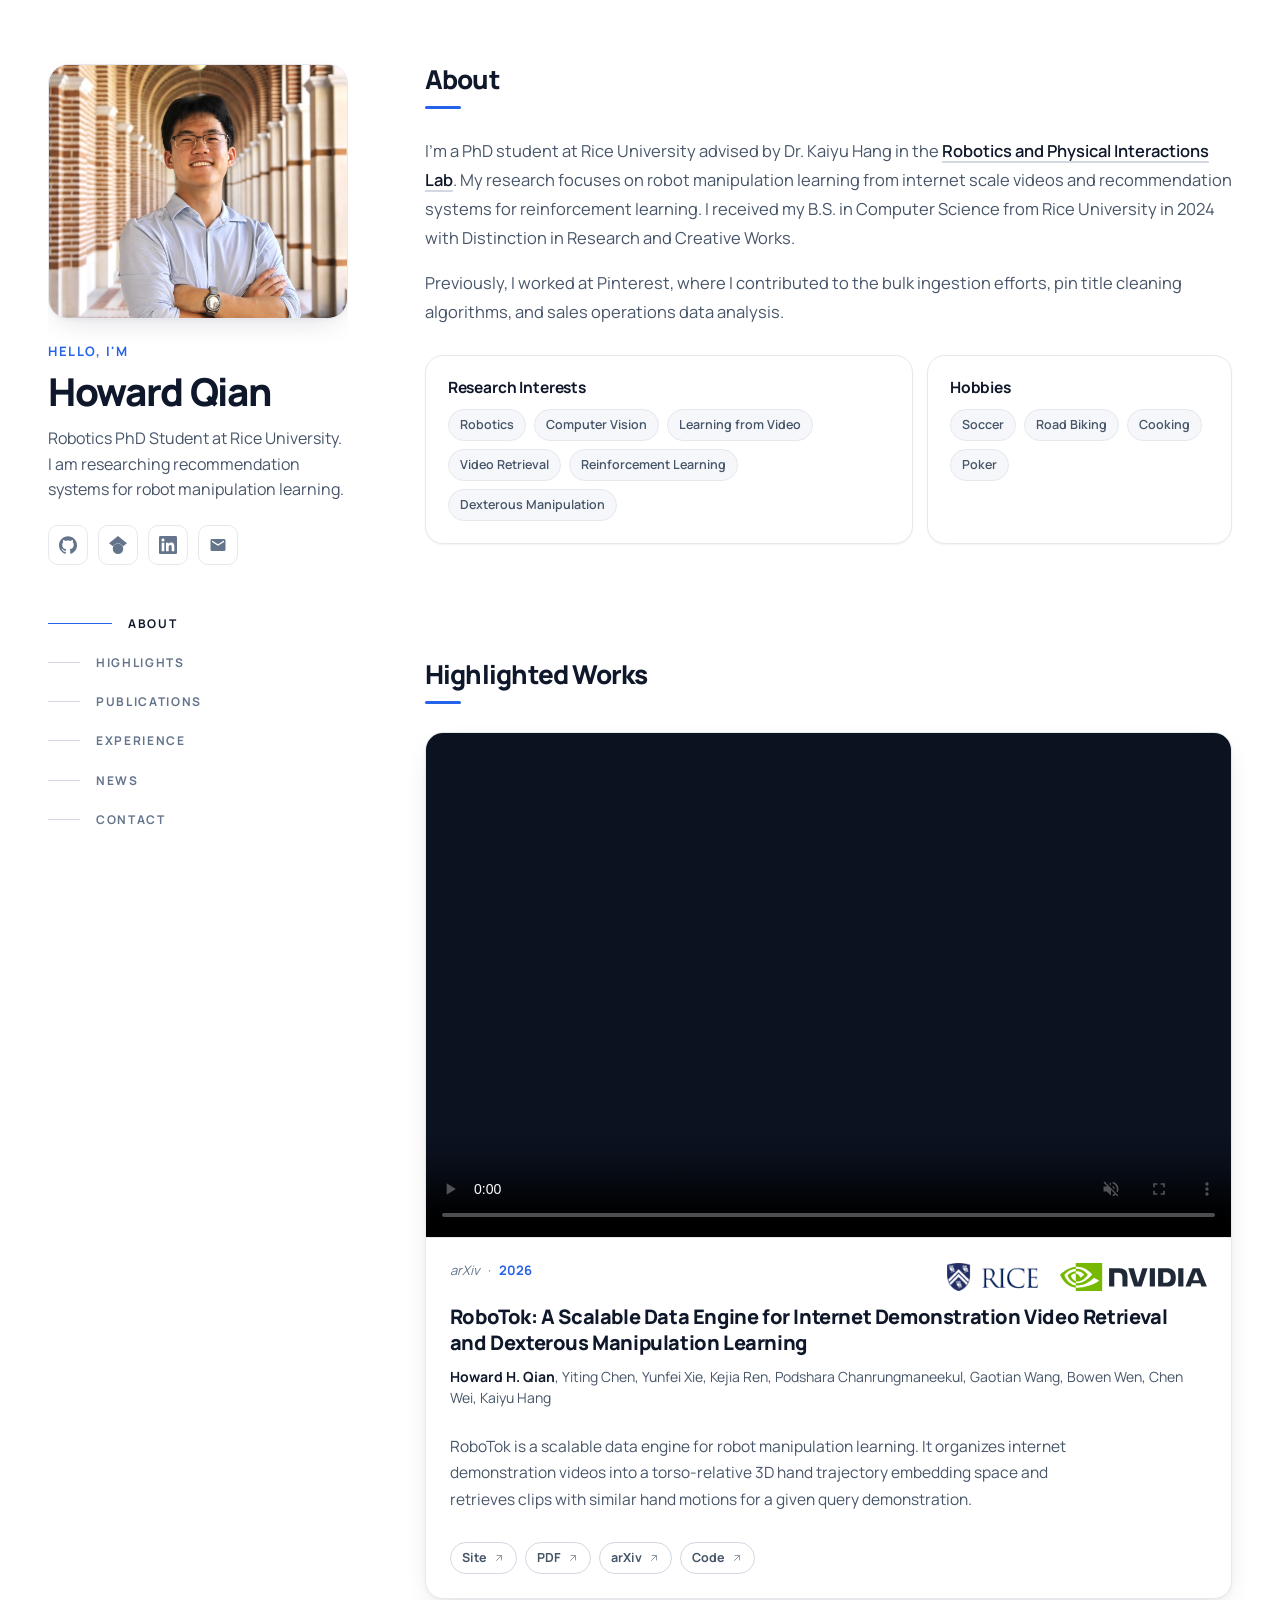
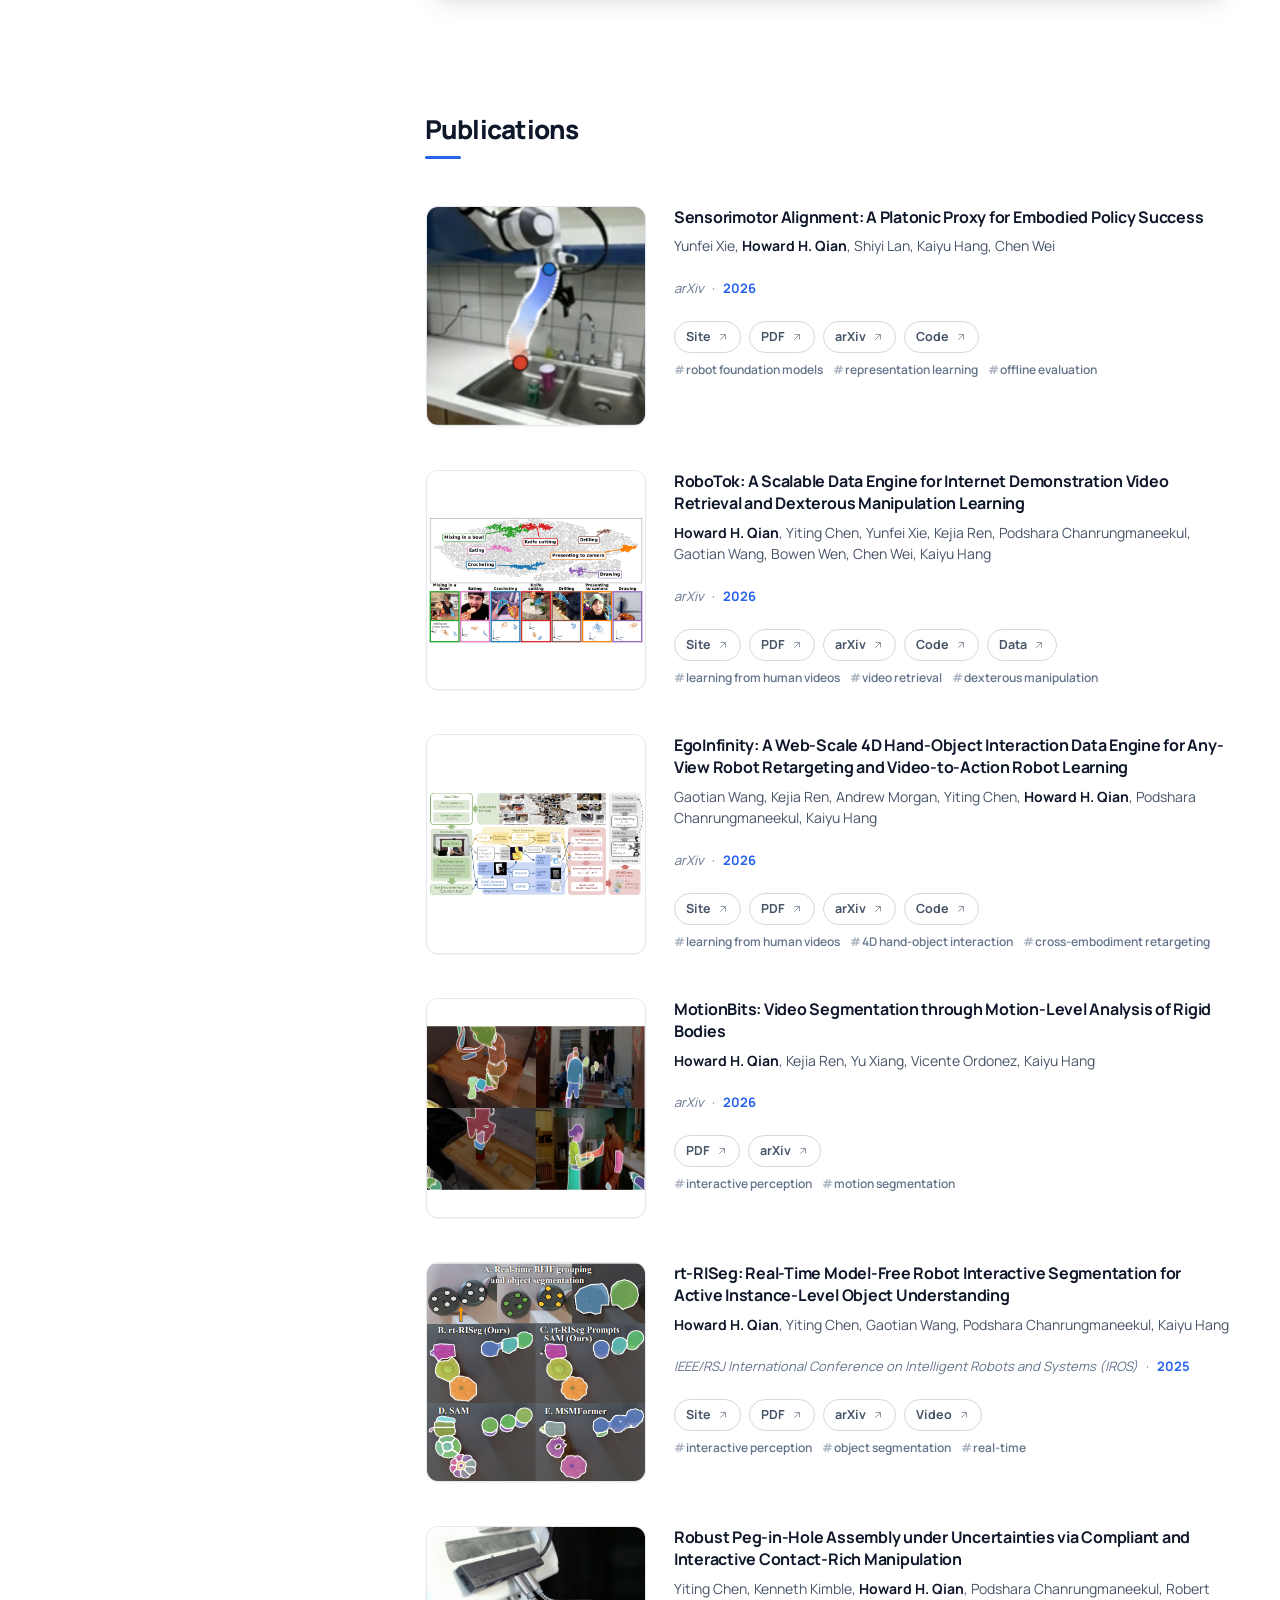
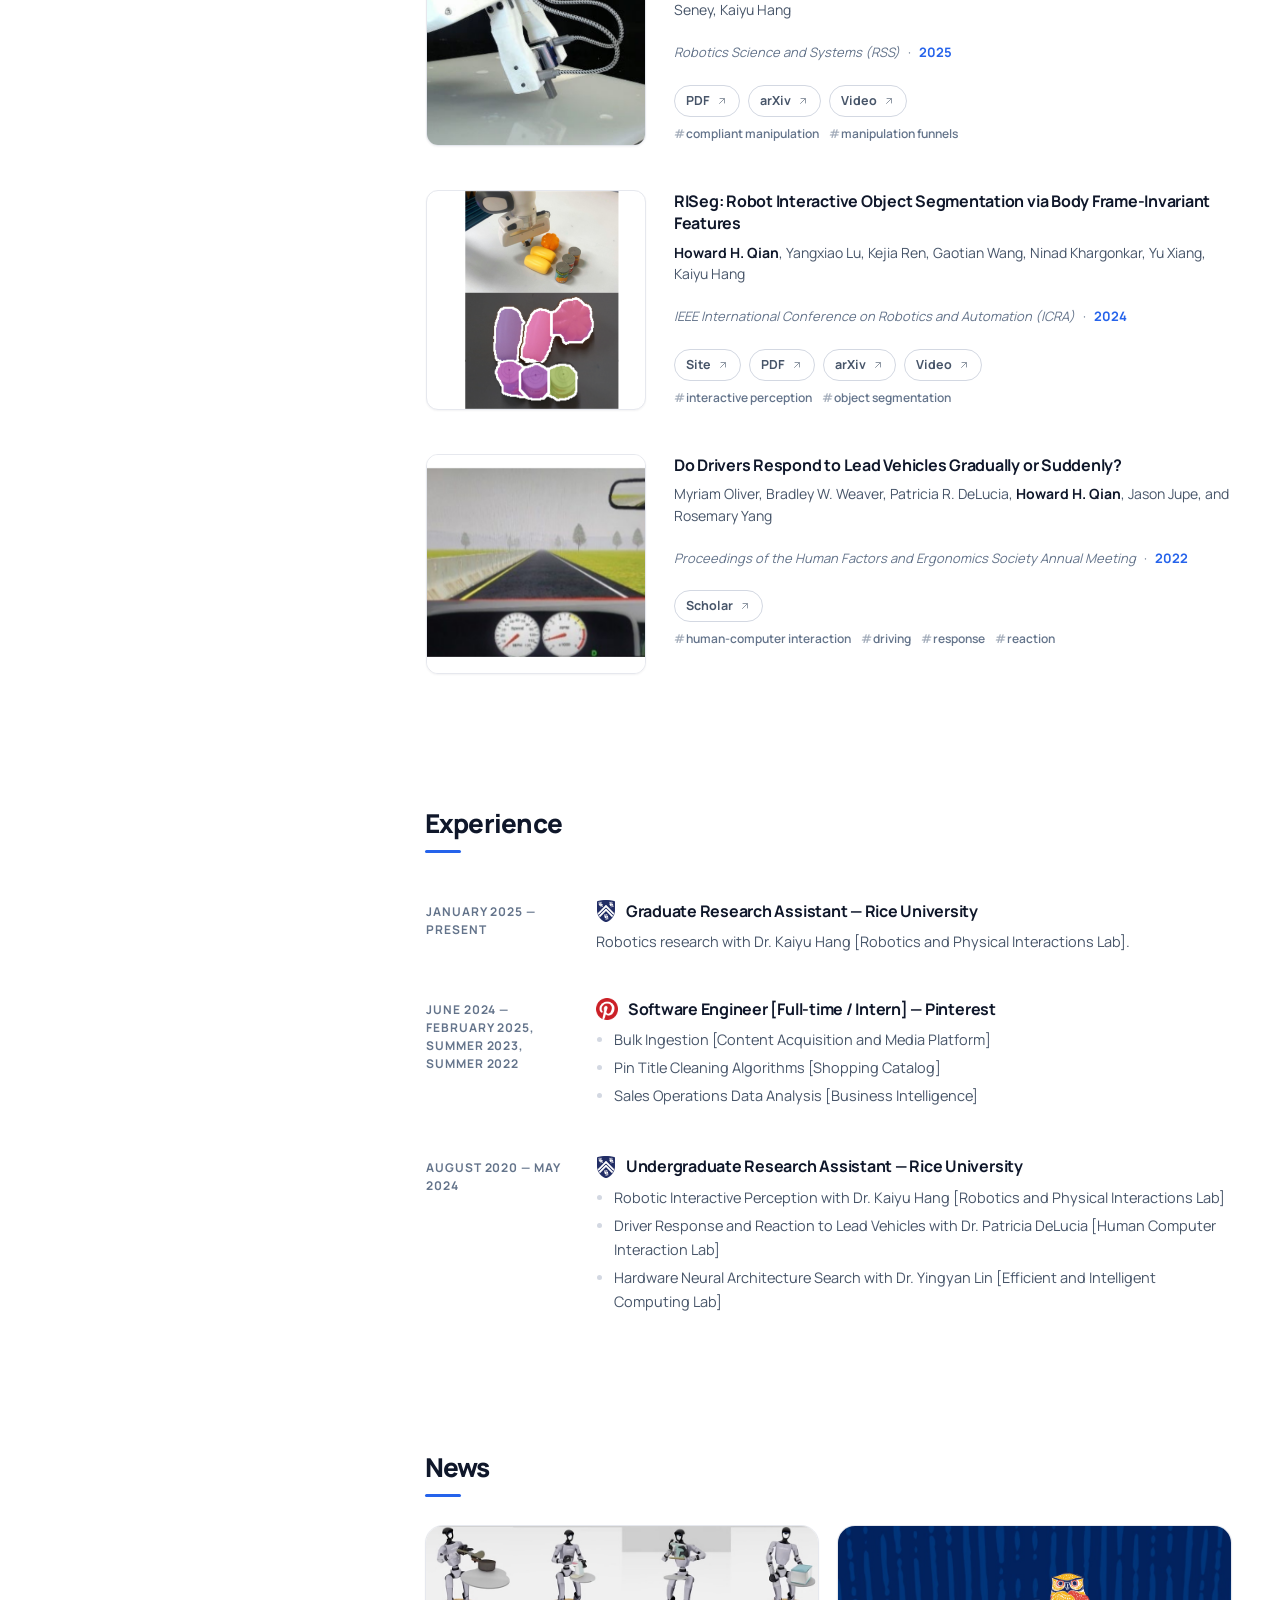
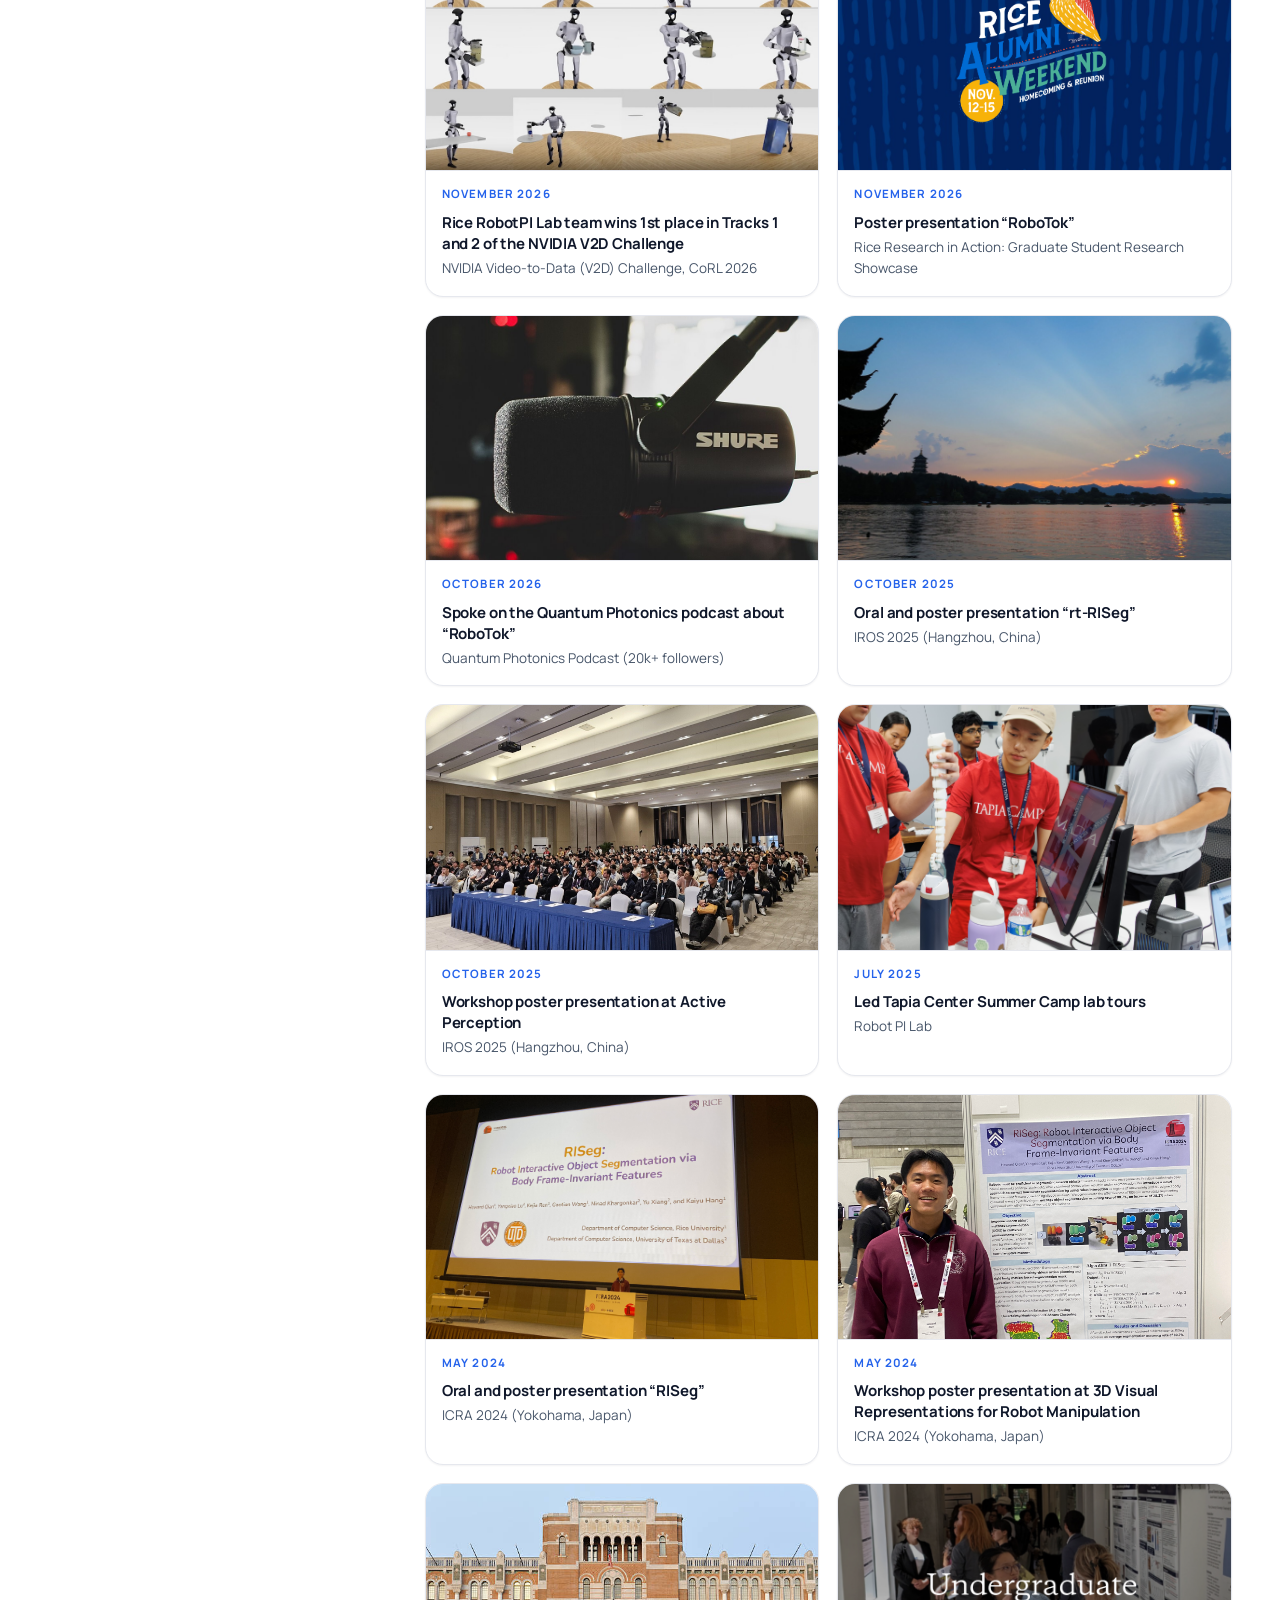
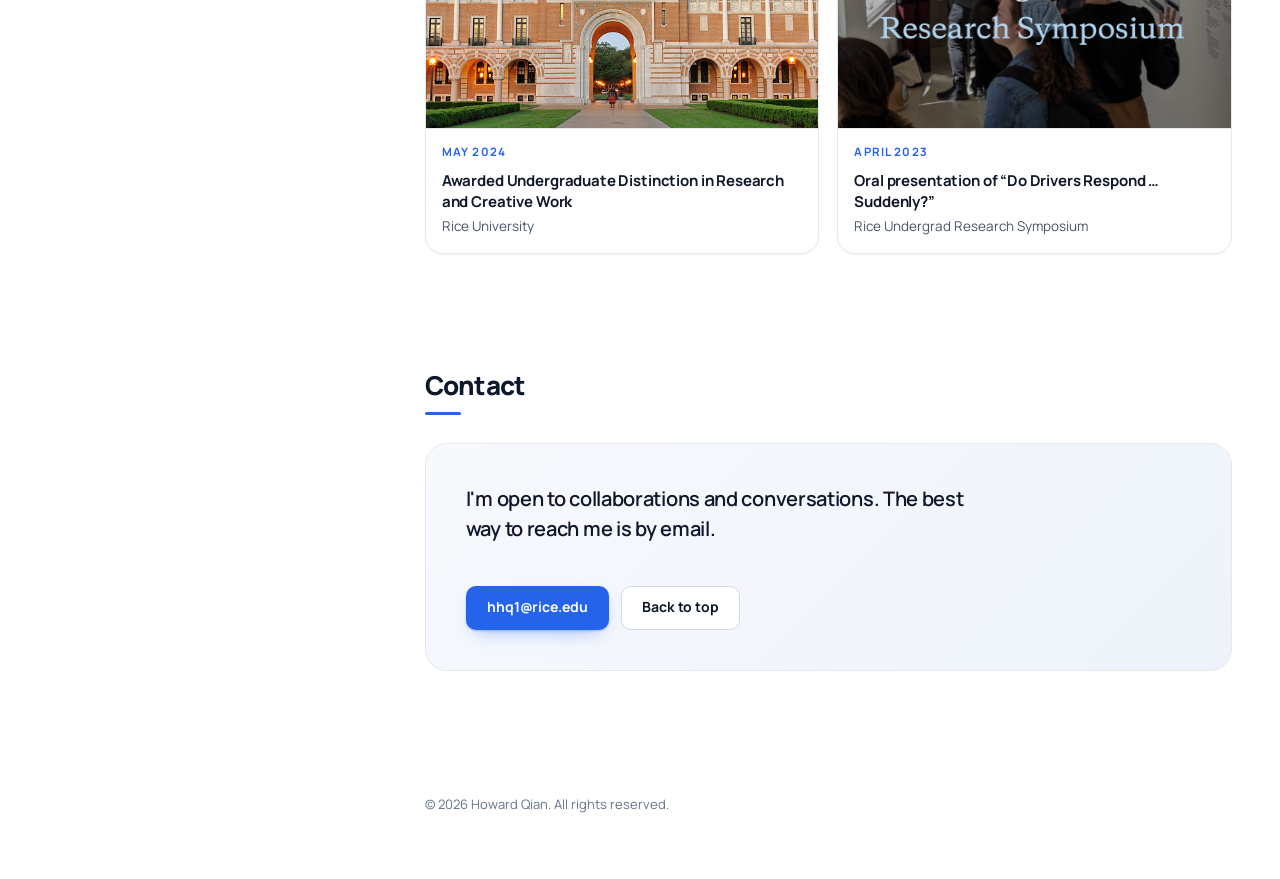
<file: index.html>
<!doctype html>
<html lang="en">
  <head>
    <meta charset="utf-8" />
    <meta name="viewport" content="width=device-width, initial-scale=1" />
    <title>Howard Qian | Robotics PhD Student at Rice University</title>
    <meta name="description" content="Howard Qian is a Robotics PhD student at Rice University, specializing in robot learning from internet scale videos, motion-based interacive perception, and digital twins. Explore his research, publications, and projects." />
    <meta name="theme-color" content="#ffffff" />

    <!-- Open Graph / Twitter -->
    <meta property="og:title" content="Howard Qian" />
    <meta property="og:description" content="Robotics PhD at Rice · Robot learning from internet scale videos · Interactive perception · Motion-based segmentation." />
    <meta property="og:type" content="website" />
    <meta property="og:url" content="https://howardqian201.github.io/" />
    <meta property="og:image" content="https://howardqian201.github.io/assets/profile-2026.jpg" />
    <meta name="twitter:card" content="summary_large_image" />

    <link rel="icon" href="assets/favicon.svg" type="image/svg+xml" />
    <link rel="preconnect" href="https://fonts.googleapis.com" />
    <link rel="preconnect" href="https://fonts.gstatic.com" crossorigin />
    <link href="https://fonts.googleapis.com/css2?family=Manrope:wght@400;500;600;700;800&display=swap" rel="stylesheet" />
    <link rel="stylesheet" href="assets/styles.css" />

    <script type="application/ld+json">
      {
        "@context": "https://schema.org",
        "@type": "Person",
        "name": "Howard Qian",
        "url": "https://howardqian201.github.io/",
        "image": "https://howardqian201.github.io/assets/profile-2026.jpg",
        "jobTitle": "PhD Student",
        "worksFor": {
          "@type": "Organization",
          "name": "Rice University"
        },
        "alumniOf": {
          "@type": "EducationalOrganization",
          "name": "Rice University"
        },
        "email": "hhq1@rice.edu",
        "sameAs": [
          "https://github.com/HowardQian201",
          "https://scholar.google.com/citations?user=HGDD6vcAAAAJ&hl=en&oi=ao",
          "https://www.linkedin.com/in/howard-qian"
        ]
      }
    </script>
  </head>
  <body>
    <a class="skip-link" href="#content">Skip to content</a>

    <div class="layout" id="top">
      <aside class="sidebar">
        <div class="intro">
          <div class="portrait">
            <img src="assets/profile-2026.jpg" alt="Howard Qian profile photo" width="339" height="288" />
          </div>
          <p class="eyebrow">Hello, I'm</p>
          <h1 class="display">Howard Qian</h1>
          <p class="lede">Robotics PhD Student at Rice University. I am researching recommendation systems for robot manipulation learning.</p>
          <div class="social" aria-label="Profiles">
            <a class="icon-btn" aria-label="GitHub" href="https://github.com/HowardQian201" target="_blank" rel="noopener">
              <svg viewBox="0 0 24 24" width="18" height="18" aria-hidden="true"><path fill="currentColor" d="M12 .297c-6.63 0-12 5.373-12 12 0 5.303 3.438 9.8 8.205 11.385.6.113.82-.258.82-.577 0-.285-.01-1.04-.015-2.04-3.338.724-4.042-1.61-4.042-1.61C4.422 18.07 3.633 17.7 3.633 17.7c-1.087-.744.084-.729.084-.729 1.205.084 1.838 1.236 1.838 1.236 1.07 1.835 2.809 1.305 3.495.998.108-.776.417-1.305.76-1.605-2.665-.3-5.466-1.332-5.466-5.93 0-1.31.465-2.38 1.235-3.22-.135-.303-.54-1.523.105-3.176 0 0 1.005-.322 3.3 1.23.96-.267 1.98-.399 3-.405 1.02.006 2.04.138 3 .405 2.28-1.552 3.285-1.23 3.285-1.23.645 1.653.24 2.873.12 3.176.765.84 1.23 1.91 1.23 3.22 0 4.61-2.805 5.625-5.475 5.92.42.36.81 1.096.81 2.22 0 1.606-.015 2.896-.015 3.286 0 .315.21.69.825.57C20.565 22.092 24 17.592 24 12.297c0-6.627-5.373-12-12-12"/></svg>
            </a>
            <a class="icon-btn" aria-label="Google Scholar" href="https://scholar.google.com/citations?user=HGDD6vcAAAAJ&hl=en&oi=ao" target="_blank" rel="noopener">
              <svg viewBox="0 0 24 24" width="18" height="18" aria-hidden="true"><path fill="currentColor" d="M5.242 13.769 0 9.5 12 0l12 9.5-5.242 4.269C17.548 11.249 14.978 9.5 12 9.5c-2.977 0-5.548 1.748-6.758 4.269zM12 10a7 7 0 1 0 0 14 7 7 0 0 0 0-14z"/></svg>
            </a>
            <a class="icon-btn" aria-label="LinkedIn" href="https://www.linkedin.com/in/howard-qian" target="_blank" rel="noopener">
              <svg viewBox="0 0 24 24" width="18" height="18" aria-hidden="true"><path fill="currentColor" d="M20.447 20.452h-3.554v-5.569c0-1.328-.027-3.037-1.852-3.037-1.853 0-2.136 1.445-2.136 2.939v5.667H9.351V9h3.414v1.561h.046c.477-.9 1.637-1.85 3.37-1.85 3.601 0 4.267 2.37 4.267 5.455v6.286zM5.337 7.433c-1.144 0-2.063-.926-2.063-2.065 0-1.138.92-2.063 2.063-2.063 1.14 0 2.064.925 2.064 2.063 0 1.139-.925 2.065-2.064 2.065zm1.782 13.019H3.555V9h3.564v11.452zM22.225 0H1.771C.792 0 0 .774 0 1.729v20.542C0 23.227.792 24 1.771 24h20.451C23.2 24 24 23.227 24 22.271V1.729C24 .774 23.2 0 22.222 0h.003z"/></svg>
            </a>
            <a class="icon-btn" aria-label="Email" href="mailto:hhq1@rice.edu" target="_blank" rel="noopener">
              <svg viewBox="0 0 24 24" width="18" height="18" aria-hidden="true"><path fill="currentColor" d="M20 4H4c-1.1 0-1.99.9-1.99 2L2 18c0 1.1.9 2 2 2h16c1.1 0 2-.9 2-2V6c0-1.1-.9-2-2-2zm0 4-8 5-8-5V6l8 5 8-5v2z"/></svg>
            </a>
          </div>
        </div>

        <nav class="side-nav" data-nav aria-label="Primary">
          <a href="#about"><span class="nav-line" aria-hidden="true"></span><span>About</span></a>
          <a href="#highlights"><span class="nav-line" aria-hidden="true"></span><span>Highlights</span></a>
          <a href="#publications"><span class="nav-line" aria-hidden="true"></span><span>Publications</span></a>
          <a href="#experience"><span class="nav-line" aria-hidden="true"></span><span>Experience</span></a>
          <a href="#gallery"><span class="nav-line" aria-hidden="true"></span><span>News</span></a>
          <a href="#contact"><span class="nav-line" aria-hidden="true"></span><span>Contact</span></a>
        </nav>
      </aside>

      <main id="content">
        <!-- About -->
        <section id="about" class="section" aria-label="About">
          <h2 class="section-title">About</h2>
          <div class="prose">
            <p>
              I'm a PhD student at Rice University advised by Dr. Kaiyu Hang in the
              <a href="https://robotpilab.github.io/" target="_blank" rel="noopener">Robotics and Physical Interactions Lab</a>.
              My research focuses on robot manipulation learning from internet scale videos and recommendation systems for reinforcement learning.
              I received my B.S. in Computer Science from Rice University in 2024 with Distinction in Research and Creative Works.
            </p>
            <p>
              Previously, I worked at Pinterest, where I contributed to the bulk ingestion efforts,
              pin title cleaning algorithms, and sales operations data analysis.
            </p>
          </div>
          <div class="about-cards">
            <div class="card">
              <h3 class="card-title">Research Interests</h3>
              <ul class="tags">
                <li>Robotics</li><li>Computer Vision</li><li>Learning from Video</li><li>Video Retrieval</li><li>Reinforcement Learning</li><li>Dexterous Manipulation</li>
              </ul>
            </div>
            <div class="card">
              <h3 class="card-title">Hobbies</h3>
              <ul class="tags">
                <li>Soccer</li>
                <li>Road Biking</li>
                <li>Cooking</li>
                <li>Poker</li>
              </ul>
            </div>
          </div>
        </section>

        <!-- Highlighted Works -->
        <section id="highlights" class="section" aria-label="Highlighted Works">
          <h2 class="section-title">Highlighted Works</h2>
          <div id="highlight-list" class="highlight-list">
            <!-- Populated by script.js from data/highlights.json -->
          </div>
        </section>

        <!-- Publications -->
        <section id="publications" class="section" aria-label="Publications">
          <h2 class="section-title">Publications</h2>
          <div id="pub-list" class="pub-list">
            <!-- Populated by script.js from data/publications.json -->
          </div>
        </section>

        <!-- Experience -->
        <section id="experience" class="section" aria-label="Experience">
          <h2 class="section-title">Experience</h2>
          <ol class="timeline">
            <li class="tl-item">
              <div class="tl-time">January 2025 — Present</div>
              <div class="tl-content">
                <h3 class="tl-title"><img class="org-icon org-rice" src="assets/Rice_Shield_280_Blue.png" alt="" aria-hidden="true" /><span>Graduate Research Assistant — Rice University</span></h3>
                <p>Robotics research with Dr. Kaiyu Hang [Robotics and Physical Interactions Lab].</p>
              </div>
            </li>
            <li class="tl-item">
              <div class="tl-time">June 2024 — February 2025, Summer 2023, Summer 2022</div>
              <div class="tl-content">
                <h3 class="tl-title"><img class="org-icon" src="assets/71633_pinterest_favicon_icon.png" alt="" aria-hidden="true" /><span>Software Engineer [Full-time / Intern] — Pinterest</span></h3>
                <ul class="bullets">
                  <li>Bulk Ingestion [Content Acquisition and Media Platform]</li>
                  <li>Pin Title Cleaning Algorithms [Shopping Catalog]</li>
                  <li>Sales Operations Data Analysis [Business Intelligence]</li>
                </ul>
              </div>
            </li>
            <li class="tl-item">
              <div class="tl-time">August 2020 — May 2024</div>
              <div class="tl-content">
                <h3 class="tl-title"><img class="org-icon org-rice" src="assets/Rice_Shield_280_Blue.png" alt="" aria-hidden="true" /><span>Undergraduate Research Assistant — Rice University</span></h3>
                <ul class="bullets">
                  <li>Robotic Interactive Perception with Dr. Kaiyu Hang [Robotics and Physical Interactions Lab]</li>
                  <li>Driver Response and Reaction to Lead Vehicles with Dr. Patricia DeLucia [Human Computer Interaction Lab]</li>
                  <li>Hardware Neural Architecture Search with Dr. Yingyan Lin [Efficient and Intelligent Computing Lab]</li>
                </ul>
              </div>
            </li>
          </ol>
        </section>

        <!-- News -->
        <section id="gallery" class="section" aria-label="News">
          <h2 class="section-title">News</h2>
          <div id="gallery-grid" class="news-grid">
            <!-- Populated by script.js from data/news.json -->
          </div>
        </section>

        <!-- Contact -->
        <section id="contact" class="section" aria-label="Contact">
          <h2 class="section-title">Contact</h2>
          <div class="contact-panel">
            <p class="contact-copy">I'm open to collaborations and conversations. The best way to reach me is by email.</p>
            <div class="cta">
              <a class="btn btn-primary" href="mailto:hhq1@rice.edu">hhq1@rice.edu</a>
              <a class="btn btn-secondary" href="#top">Back to top</a>
            </div>
          </div>
        </section>

        <footer class="site-footer">
          <p>© <span id="year"></span> Howard Qian. All rights reserved.</p>
        </footer>
      </main>
    </div>

    <script src="assets/script.js"></script>
  </body>
</html>
</file>
<file: assets/styles.css>
/* ==========================================================================
   Meridian — light, product-grade layout with a sticky sidebar
   White surfaces, soft shadows, a single blue accent, Manrope throughout.
   ========================================================================== */

:root {
  --bg: #ffffff;
  --bg-soft: #f5f7fa;
  --surface: #ffffff;
  --border: #e6e8ee;
  --border-strong: #d3d8e2;
  --text: #0f172a;
  --text-2: #475569;
  --text-3: #64748b;
  --accent: #2563eb;
  --accent-strong: #1d4ed8;
  --accent-soft: #eaf1ff;
  --shadow-sm: 0 1px 2px rgba(15, 23, 42, 0.05);
  --shadow-md: 0 10px 30px -12px rgba(15, 23, 42, 0.18), 0 2px 6px -2px rgba(15, 23, 42, 0.06);

  --font: 'Manrope', system-ui, -apple-system, 'Segoe UI', Roboto, Helvetica, Arial, sans-serif;
  --gutter: clamp(16px, 4vw, 48px);
  --radius: 14px;
  --radius-lg: 18px;
  --ease: cubic-bezier(0.2, 0.7, 0.2, 1);
  color-scheme: light;
}

/* ------------------------------------------------------------------ base */
*, *::before, *::after { box-sizing: border-box; }
html { scroll-behavior: smooth; scroll-padding-top: 88px; -webkit-text-size-adjust: 100%; }
body {
  margin: 0;
  font-family: var(--font);
  font-size: 16px;
  line-height: 1.6;
  color: var(--text);
  background: var(--bg);
  -webkit-font-smoothing: antialiased;
  text-rendering: optimizeLegibility;
}
img { max-width: 100%; display: block; }
a { color: var(--accent); text-decoration: none; }
a:hover { color: var(--accent-strong); }
p { margin: 0 0 1em; }
p:last-child { margin-bottom: 0; }
h1, h2, h3 { margin: 0; font-weight: 700; letter-spacing: -0.02em; line-height: 1.2; }
ul, ol { margin: 0; padding: 0; }
:focus-visible { outline: 2px solid var(--accent); outline-offset: 3px; border-radius: 4px; }

.skip-link { position: absolute; left: -9999px; top: 12px; z-index: 1000; padding: 8px 12px; background: #fff; color: var(--text); border: 1px solid var(--border-strong); border-radius: 8px; }
.skip-link:focus { left: 16px; }

/* --------------------------------------------------------------- layout */
.layout {
  display: grid;
  grid-template-columns: minmax(250px, 300px) minmax(0, 1fr);
  gap: clamp(40px, 6vw, 88px);
  width: min(1280px, 100%);
  margin-inline: auto;
  padding-inline: var(--gutter);
}
.sidebar {
  --sidebar-fixed: 632px; /* approx. height of everything in the sidebar except the portrait */
  position: sticky; top: 0;
  height: 100vh; height: 100dvh;
  display: flex; flex-direction: column;
  padding: 64px 0 40px;
  overflow-y: auto; scrollbar-width: none;
}
.sidebar::-webkit-scrollbar { display: none; }
main { padding: 64px 0 0; min-width: 0; }

/* -------------------------------------------------------------- sidebar */
.portrait {
  /* Fill the sidebar width, but shrink on short viewports so nav and socials stay visible */
  width: min(100%, max(150px, calc((100vh - var(--sidebar-fixed)) * 339 / 288)));
  aspect-ratio: 339 / 288; border-radius: 20px; overflow: hidden; margin-bottom: 22px;
  border: 1px solid var(--border); box-shadow: var(--shadow-md); background: var(--bg-soft);
}
.portrait img { width: 100%; height: 100%; object-fit: cover; }
.eyebrow { font-size: 13px; font-weight: 700; letter-spacing: 0.12em; text-transform: uppercase; color: var(--accent); margin: 0 0 10px; }
.display { font-size: clamp(34px, 3vw, 42px); font-weight: 800; letter-spacing: -0.035em; line-height: 1.05; margin: 0 0 14px; }
.lede { font-size: 16px; line-height: 1.6; color: var(--text-2); max-width: 36ch; margin: 0 0 22px; }

.side-nav { display: flex; flex-direction: column; gap: 2px; margin-top: 40px; padding-bottom: 8px; }
.side-nav a {
  display: inline-flex; align-items: center; gap: 16px; padding: 9px 0;
  font-size: 12px; font-weight: 700; letter-spacing: 0.14em; text-transform: uppercase; color: var(--text-3);
  transition: color 0.2s ease;
}
.nav-line { width: 32px; height: 1px; background: var(--border-strong); transition: width 0.3s var(--ease), background 0.2s ease; }
.side-nav a:hover, .side-nav a.active { color: var(--text); }
.side-nav a:hover .nav-line, .side-nav a.active .nav-line { width: 64px; background: var(--text); }
.side-nav a.active .nav-line { background: var(--accent); }

.social { display: flex; gap: 10px; }
.icon-btn {
  display: inline-grid; place-items: center; width: 40px; height: 40px; border-radius: 10px;
  color: var(--text-3); border: 1px solid var(--border); background: var(--surface);
  transition: color 0.18s ease, border-color 0.18s ease, background 0.18s ease, transform 0.18s var(--ease), box-shadow 0.18s ease;
}
.icon-btn:hover { color: var(--accent); border-color: var(--border-strong); transform: translateY(-1px); box-shadow: var(--shadow-sm); }

/* -------------------------------------------------------------- buttons */
.btn {
  display: inline-flex; align-items: center; justify-content: center; gap: 8px;
  height: 44px; padding: 0 20px; border-radius: 10px;
  font-size: 14px; font-weight: 700; letter-spacing: -0.005em; white-space: nowrap;
  border: 1px solid transparent; cursor: pointer;
  transition: background 0.18s ease, color 0.18s ease, border-color 0.18s ease, transform 0.18s var(--ease), box-shadow 0.18s ease;
}
.btn-primary { background: var(--accent); color: #fff; box-shadow: 0 1px 2px rgba(37, 99, 235, 0.3), 0 8px 20px -10px rgba(37, 99, 235, 0.6); }
.btn-primary:hover { background: var(--accent-strong); color: #fff; transform: translateY(-1px); }
.btn-secondary { background: var(--surface); color: var(--text); border-color: var(--border-strong); }
.btn-secondary:hover { background: var(--bg-soft); color: var(--text); }

/* ------------------------------------------------------------- sections */
.section { padding-bottom: clamp(72px, 9vw, 120px); scroll-margin-top: 88px; }
.section-title { font-size: 26px; font-weight: 800; letter-spacing: -0.03em; margin-bottom: 28px; position: relative; padding-bottom: 14px; }
.section-title::after { content: ""; position: absolute; left: 0; bottom: 0; width: 36px; height: 3px; border-radius: 3px; background: var(--accent); }

.prose { color: var(--text-2); font-size: 16.5px; line-height: 1.75; }
.prose p + p { margin-top: 1em; }
.prose a { color: var(--text); font-weight: 600; text-decoration: underline; text-decoration-color: var(--border-strong); text-underline-offset: 4px; text-decoration-thickness: 1.5px; transition: text-decoration-color 0.15s ease, color 0.15s ease; }
.prose a:hover { color: var(--accent); text-decoration-color: var(--accent); }

.about-cards { display: grid; grid-template-columns: 1.6fr 1fr; gap: 14px; margin-top: 28px; }

/* ---------------------------------------------------------------- cards */
.card {
  background: var(--surface); border: 1px solid var(--border); border-radius: var(--radius-lg);
  padding: 22px; box-shadow: var(--shadow-sm);
  transition: box-shadow 0.25s ease, transform 0.25s var(--ease), border-color 0.2s ease;
}
.card:hover { box-shadow: var(--shadow-md); transform: translateY(-2px); border-color: var(--border-strong); }
.card-title { font-size: 15.5px; font-weight: 700; letter-spacing: -0.01em; margin-bottom: 12px; }

.tags { display: flex; flex-wrap: wrap; gap: 8px; list-style: none; }
.tags li { font-size: 12.5px; font-weight: 600; color: var(--text-2); padding: 5px 11px; border-radius: 999px; background: var(--bg-soft); border: 1px solid var(--border); }

/* ---------------------------------------------------- highlighted works */
.highlight-list { display: grid; gap: 24px; }
.highlight {
  overflow: hidden; border-radius: var(--radius-lg);
  background: var(--surface); border: 1px solid var(--border); box-shadow: var(--shadow-md);
}
.hl-media { position: relative; width: 100%; background: #0b1220; border-bottom: 1px solid var(--border); }
.hl-media video { position: absolute; inset: 0; width: 100%; height: 100%; object-fit: contain; display: block; background: #0b1220; }
.hl-body { display: grid; gap: 10px; padding: 22px 24px 24px; }
.hl-title { font-size: 20px; font-weight: 800; letter-spacing: -0.02em; line-height: 1.3; }
.hl-desc { font-size: 15.5px; color: var(--text-2); line-height: 1.7; max-width: 70ch; }
.highlight .pub-links { margin-top: 4px; }
.hl-head { display: flex; align-items: center; justify-content: space-between; gap: 16px; flex-wrap: wrap; }
.hl-affil { display: flex; align-items: center; gap: 22px; }
.hl-affil img { height: 28px; width: auto; display: block; }

/* --------------------------------------------------------- publications */
.pub-list { display: grid; gap: 6px; margin: 0 -18px; }
.pub {
  display: grid; grid-template-columns: 220px 1fr; gap: 28px; align-items: start;
  padding: 18px; border-radius: var(--radius-lg); border: 1px solid transparent;
  transition: background 0.2s ease, border-color 0.2s ease, box-shadow 0.2s ease;
}
.pub:hover { background: var(--bg-soft); border-color: var(--border); }
.pub-thumb { aspect-ratio: 1; overflow: hidden; border-radius: 12px; border: 1px solid var(--border); background: #fff; box-shadow: var(--shadow-sm); }
.pub-thumb img { width: 100%; height: 100%; object-fit: cover; }
.pub-body { display: grid; gap: 7px; min-width: 0; }
.pub-title { font-size: 16px; font-weight: 700; letter-spacing: -0.015em; line-height: 1.4; }
.pub-authors { font-size: 14px; color: var(--text-2); line-height: 1.55; }
.pub-authors .me { color: var(--text); font-weight: 700; }
.pub-meta { font-size: 13px; color: var(--text-3); display: flex; flex-wrap: wrap; gap: 4px 8px; align-items: center; }
.pub-venue { font-style: italic; }
.pub-year { font-weight: 700; color: var(--accent); }
.pub-venue + .pub-year::before { content: "·"; margin-right: 8px; color: var(--text-3); font-weight: 400; }
.pub-links { display: flex; flex-wrap: wrap; gap: 8px; margin-top: 2px; }
.pub-link {
  display: inline-flex; align-items: center; gap: 6px;
  font-size: 12.5px; font-weight: 700; color: var(--text-2);
  padding: 5px 11px; border-radius: 999px; border: 1px solid var(--border-strong); background: var(--surface);
  transition: color 0.15s ease, border-color 0.15s ease, background 0.15s ease;
}
.pub-link .ext { opacity: 0.6; }
.pub-link:hover { color: var(--accent); border-color: var(--accent); background: var(--accent-soft); }
.pub-tags { display: flex; flex-wrap: wrap; gap: 6px 10px; list-style: none; }
.pub-tags li { font-size: 12px; font-weight: 600; color: var(--text-3); }
.pub-tags li::before { content: "#"; opacity: 0.6; margin-right: 1px; }
.empty { color: var(--text-3); }

/* ------------------------------------------------------------ timeline */
.timeline { list-style: none; display: grid; gap: 6px; margin: 0 -18px; }
.tl-item {
  display: grid; grid-template-columns: 150px 1fr; gap: 20px; align-items: start;
  padding: 18px; border-radius: var(--radius-lg); border: 1px solid transparent;
  transition: background 0.2s ease, border-color 0.2s ease;
}
.tl-item:hover { background: var(--bg-soft); border-color: var(--border); }
.tl-time { font-size: 12px; font-weight: 700; letter-spacing: 0.08em; text-transform: uppercase; color: var(--text-3); line-height: 1.5; padding-top: 3px; }
.tl-title { display: flex; align-items: center; gap: 10px; font-size: 16px; font-weight: 700; letter-spacing: -0.015em; margin-bottom: 8px; }
.org-icon { width: 22px; height: 22px; object-fit: contain; flex: none; }
.org-icon.org-rice { width: 20px; }
.tl-content p, .bullets { color: var(--text-2); font-size: 14.5px; line-height: 1.65; }
.bullets { padding-left: 18px; list-style: disc; }
.bullets li { margin: 4px 0; }
.bullets li::marker { color: var(--border-strong); }

/* ---------------------------------------------------------------- news */
.news-grid { display: grid; grid-template-columns: repeat(2, 1fr); gap: 18px; }
.news-item {
  margin: 0; overflow: hidden; border-radius: var(--radius-lg);
  background: var(--surface); border: 1px solid var(--border); box-shadow: var(--shadow-sm);
  transition: box-shadow 0.25s ease, transform 0.25s var(--ease), border-color 0.2s ease;
}
.news-item:hover { box-shadow: var(--shadow-md); transform: translateY(-2px); border-color: var(--border-strong); }
.news-media { aspect-ratio: 16 / 10; overflow: hidden; background: var(--bg-soft); border-bottom: 1px solid var(--border); }
.news-media img { width: 100%; height: 100%; object-fit: cover; transition: transform 0.6s var(--ease); }
.news-item:hover .news-media img { transform: scale(1.03); }
.news-item figcaption { padding: 14px 16px 16px; display: flex; flex-direction: column; gap: 4px; }
.news-date { order: -1; font-size: 11.5px; font-weight: 700; letter-spacing: 0.1em; text-transform: uppercase; color: var(--accent); margin-bottom: 4px; }
.news-title { font-size: 15px; font-weight: 700; letter-spacing: -0.01em; line-height: 1.4; }
.news-desc { font-size: 13.5px; color: var(--text-2); }

/* ------------------------------------------------------------- contact */
.contact-panel {
  padding: clamp(26px, 4vw, 40px); border-radius: 22px;
  background: linear-gradient(135deg, #f7f9fd, #eef3fb);
  border: 1px solid var(--border);
  display: grid; gap: 22px; justify-items: start;
}
.contact-copy { font-size: clamp(17px, 1.6vw, 20px); font-weight: 600; letter-spacing: -0.015em; color: var(--text); max-width: 40ch; line-height: 1.5; }
.cta { display: flex; flex-wrap: wrap; gap: 12px; }

/* --------------------------------------------------------------- footer */
.site-footer { padding: 8px 0 64px; }
.site-footer p { margin: 0; font-size: 13px; color: var(--text-3); }

/* ----------------------------------------------------------- responsive */
@media (max-width: 1024px) {
  .layout { display: flex; flex-direction: column; gap: 0; padding-inline: 0; }
  .sidebar { display: contents; }
  .intro { order: 0; padding: 40px var(--gutter) 8px; }
  .portrait { width: min(100%, 300px); border-radius: 16px; margin-bottom: 22px; }
  .intro { padding-top: 40px; }
  .display { font-size: clamp(34px, 8vw, 44px); }
  .intro { padding-bottom: 24px; }
  .side-nav {
    order: 1; position: sticky; top: 0; z-index: 50;
    flex-direction: row; gap: 4px; margin: 0; padding: 10px var(--gutter);
    overflow-x: auto; scrollbar-width: none;
    background: rgba(255, 255, 255, 0.86);
    -webkit-backdrop-filter: blur(12px); backdrop-filter: blur(12px);
    border-top: 1px solid var(--border); border-bottom: 1px solid var(--border);
  }
  .side-nav::-webkit-scrollbar { display: none; }
  .side-nav a { padding: 8px 12px; border-radius: 999px; white-space: nowrap; letter-spacing: 0.1em; }
  .side-nav a.active { background: var(--accent-soft); color: var(--accent); }
  .side-nav .nav-line { display: none; }
  main { order: 2; padding: 48px var(--gutter) 0; }
  .section { scroll-margin-top: 72px; }
}
@media (max-width: 640px) {
  .about-cards { grid-template-columns: 1fr; }
  .news-grid { grid-template-columns: 1fr; }
  .pub-list, .timeline { margin: 0; }
  .pub, .tl-item { padding: 16px; }
  .pub { grid-template-columns: 1fr; gap: 14px; }
  .pub-thumb { width: 180px; }
  .tl-item { grid-template-columns: 1fr; gap: 8px; }
  .contact-panel { justify-items: stretch; }
  .contact-panel .btn { justify-content: center; }
}

/* Short viewports: compact the sticky sidebar so nav and socials always fit */
@media (min-width: 1025px) and (max-height: 860px) {
  .sidebar { --sidebar-fixed: 545px; padding: 48px 0 32px; }
  main { padding-top: 48px; }
  .portrait { border-radius: 14px; margin-bottom: 16px; }
  .display { font-size: 36px; margin-bottom: 10px; }
  .lede { font-size: 15.5px; margin-bottom: 18px; }
  .side-nav { margin-top: 24px; }
  .side-nav a { padding: 6px 0; }
}

/* ------------------------------------------------------- reduced motion */
@media (prefers-reduced-motion: reduce) {
  html { scroll-behavior: auto; }
  *, *::before, *::after { transition-duration: 0.01ms !important; }
}
</file>
